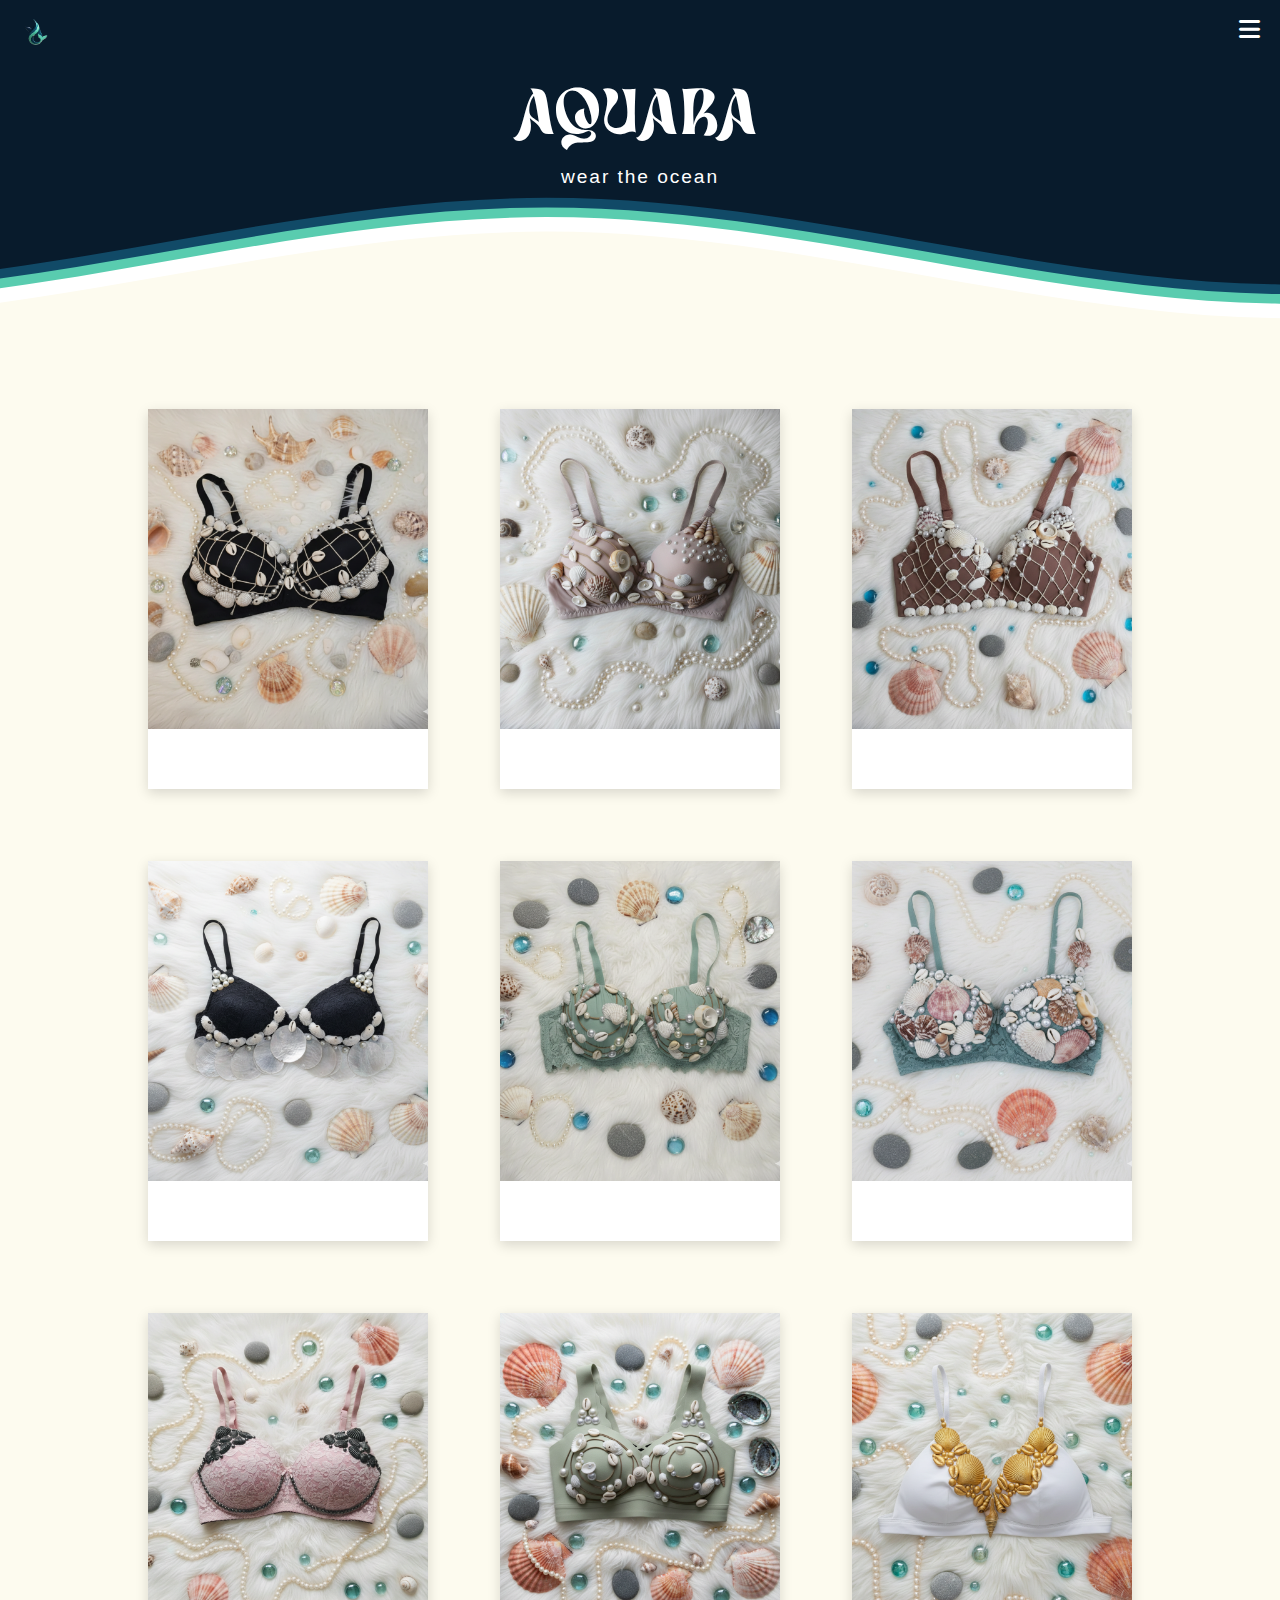
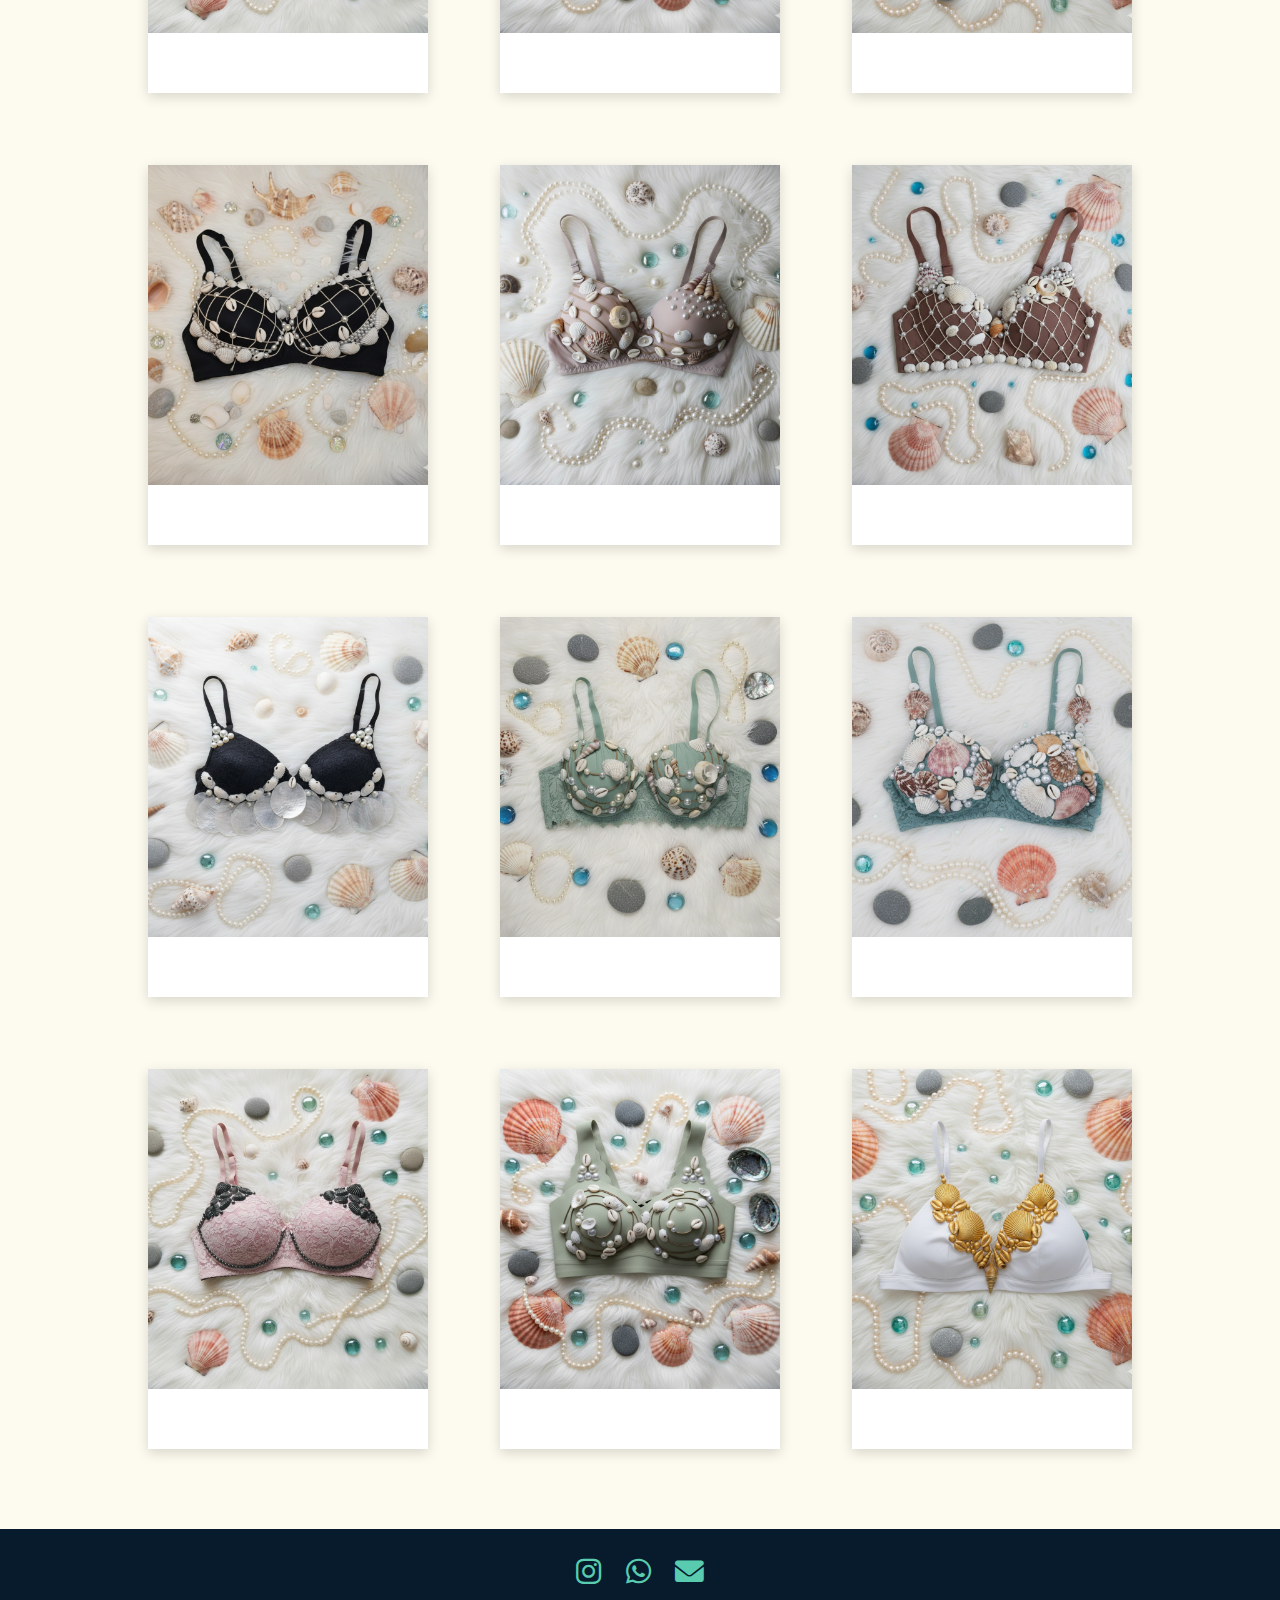
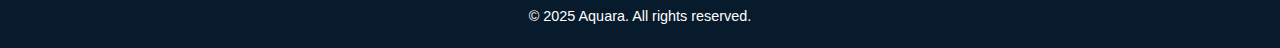
<file: index.html>
<!DOCTYPE html>
<html lang="en">

<head>
    <meta charset="UTF-8">
    <meta name="viewport" content="width=device-width, initial-scale=1.0">
    <title>Aquara</title>
    <link rel="stylesheet" href="assets/css/main.css">
    <link rel="stylesheet" href="https://cdnjs.cloudflare.com/ajax/libs/font-awesome/6.0.0/css/all.min.css">
    <link rel="icon" type="image/png" href="/assets/images/logo.png">
</head>

<body>

    <header id="main-header">
        <div class="logo">
            <a href="#">
                <img src="assets/images/logo.png" alt="Brand Logo">
            </a>
        </div>
        <button class="nav-toggle" aria-label="Open navigation menu">
            <i class="fas fa-bars"></i>
        </button>
    </header>

    <nav id="side-nav">
        <button class="close-btn">&times;</button>
        <ul>
            <li><a href="#">Shop</a></li>
            <li><a href="#">About</a></li>
            <li><a href="#">Contact</a></li>
        </ul>
    </nav>

    <div id="simple-waves">
        <div class="inner-header flex" style="background-color: #081B2C">
            <section id="welcome-banner">
                <div id="banner-content">
                    <h1>Aquara</h1>
                    <h5>wear the ocean</h5>
                </div>
            </section>
        </div>

        <div>
            <svg class="waves" style="transform:scaleY(-1);" xmlns="http://www.w3.org/2000/svg"
                xmlns:xlink="http://www.w3.org/1999/xlink" viewBox="0 24 150 28" preserveAspectRatio="none"
                shape-rendering="auto">
                <defs>
                    <path id="gentle-wave"
                        d="M-160 44c30 0 58-18 88-18s 58 18 88 18 58-18 88-18 58 18 88 18 v44h-352z" />
                </defs>
                <g class="parallax">
                    <use xlink:href="#gentle-wave" x="48" y="0" />
                    <use xlink:href="#gentle-wave" x="48" y="3" />
                    <use xlink:href="#gentle-wave" x="48" y="5" />
                    <use xlink:href="#gentle-wave" x="48" y="7" />
                </g>
            </svg>
        </div>
    </div>
    <main id="product-grid" class="container">
        <div class="product-card">
            <img src="assets/images/1.png" class="card-image" alt="Product Name">
            <div class="product-overlay">
            <button class="view-product-btn" aria-label="Buy Product">
                <i class="fas fa-shopping-cart"></i>
            </button>
        </div>
        </div>
        
        <div class="product-card">
            <img src="assets/images/2.png" class="card-image" alt="Product Name">
            <div class="product-overlay">
            <button class="view-product-btn" aria-label="Buy Product">
                <i class="fas fa-shopping-cart"></i>
            </button>
        </div>
        </div>
        <div class="product-card">
            <img src="assets/images/3.png" class="card-image" alt="Product Name">
            <div class="product-overlay">
            <button class="view-product-btn" aria-label="Buy Product">
                <i class="fas fa-shopping-cart"></i>
            </button>
        </div>
        </div>
        <div class="product-card">
            <img src="assets/images/4.png" class="card-image" alt="Product Card">
            <div class="product-overlay">
            <button class="view-product-btn" aria-label="Buy Product">
                <i class="fas fa-shopping-cart"></i>
            </button>
        </div>
        </div>
        <div class="product-card">
            <img src="assets/images/5.png" class="card-image" alt="Product Card">
            <div class="product-overlay">
            <button class="view-product-btn" aria-label="Buy Product">
                <i class="fas fa-shopping-cart"></i>
            </button>
        </div>
        </div>
        <div class="product-card">
            <img src="assets/images/6.png" class="card-image" alt="Product Card">
            <div class="product-overlay">
            <button class="view-product-btn" aria-label="Buy Product">
                <i class="fas fa-shopping-cart"></i>
            </button>
        </div>
        </div>
        <div class="product-card">
            <img src="assets/images/7.png" class="card-image" alt="Product Card">
            <div class="product-overlay">
            <button class="view-product-btn" aria-label="Buy Product">
                <i class="fas fa-shopping-cart"></i>
            </button>
        </div>
        </div>
        <div class="product-card">
            <img src="assets/images/8.png" class="card-image" alt="Product Card">
            <div class="product-overlay">
            <button class="view-product-btn" aria-label="Buy Product">
                <i class="fas fa-shopping-cart"></i>
            </button>
        </div>
        </div>
        <div class="product-card">
            <img src="assets/images/9.png" class="card-image" alt="Product Card">
            <div class="product-overlay">
            <button class="view-product-btn" aria-label="Buy Product">
                <i class="fas fa-shopping-cart"></i>
            </button>
        </div>
        </div>
        <div class="product-card">
            <img src="assets/images/1.png" class="card-image" alt="Product Name">
            <div class="product-overlay">
            <button class="view-product-btn" aria-label="Buy Product">
                <i class="fas fa-shopping-cart"></i>
            </button>
        </div>
        </div>
        
        <div class="product-card">
            <img src="assets/images/2.png" class="card-image" alt="Product Name">
            <div class="product-overlay">
            <button class="view-product-btn" aria-label="Buy Product">
                <i class="fas fa-shopping-cart"></i>
            </button>
        </div>
        </div>
        <div class="product-card">
            <img src="assets/images/3.png" class="card-image" alt="Product Name">
            <div class="product-overlay">
            <button class="view-product-btn" aria-label="Buy Product">
                <i class="fas fa-shopping-cart"></i>
            </button>
        </div>
        </div>
        <div class="product-card">
            <img src="assets/images/4.png" class="card-image" alt="Product Card">
            <div class="product-overlay">
            <button class="view-product-btn" aria-label="Buy Product">
                <i class="fas fa-shopping-cart"></i>
            </button>
        </div>
        </div>
        <div class="product-card">
            <img src="assets/images/5.png" class="card-image" alt="Product Card">
            <div class="product-overlay">
            <button class="view-product-btn" aria-label="Buy Product">
                <i class="fas fa-shopping-cart"></i>
            </button>
        </div>
        </div>
        <div class="product-card">
            <img src="assets/images/6.png" class="card-image" alt="Product Card">
            <div class="product-overlay">
            <button class="view-product-btn" aria-label="Buy Product">
                <i class="fas fa-shopping-cart"></i>
            </button>
        </div>
        </div>
        <div class="product-card">
            <img src="assets/images/7.png" class="card-image" alt="Product Card">
            <div class="product-overlay">
            <button class="view-product-btn" aria-label="Buy Product">
                <i class="fas fa-shopping-cart"></i>
            </button>
        </div>
        </div>
        <div class="product-card">
            <img src="assets/images/8.png" class="card-image" alt="Product Card">
            <div class="product-overlay">
            <button class="view-product-btn" aria-label="Buy Product">
                <i class="fas fa-shopping-cart"></i>
            </button>
        </div>
        </div>
        <div class="product-card">
            <img src="assets/images/9.png" class="card-image" alt="Product Card">
            <div class="product-overlay">
            <button class="view-product-btn" aria-label="Buy Product">
                <i class="fas fa-shopping-cart"></i>
            </button>
        </div>
        </div>
    </main>

    <footer id="main-footer">
        <div class="social-icons">
            <a href="https://www.instagram.com/aquara.wave" aria-label="Instagram"><i class="fab fa-instagram"></i></a>
            <a href="https://api.whatsapp.com/send/?phone=919819478847&text=Hello%2C+I+saw+your+product+selection+and+I%27d+like+to+know+more+about+your+collection.+Could+you+share+some+details%3F&type=phone_number&app_absent=0" aria-label="WhatsApp"><i class="fab fa-whatsapp"></i></a>
            <a href="aquarawave@gmail.com" aria-label="Email"><i class="fas fa-envelope"></i></a>
        </div>
        <p>&copy; 2025 Aquara. All rights reserved.</p>
    </footer>

    <script src="assets/js/main.js"></script>
</body>


</html>
</file>
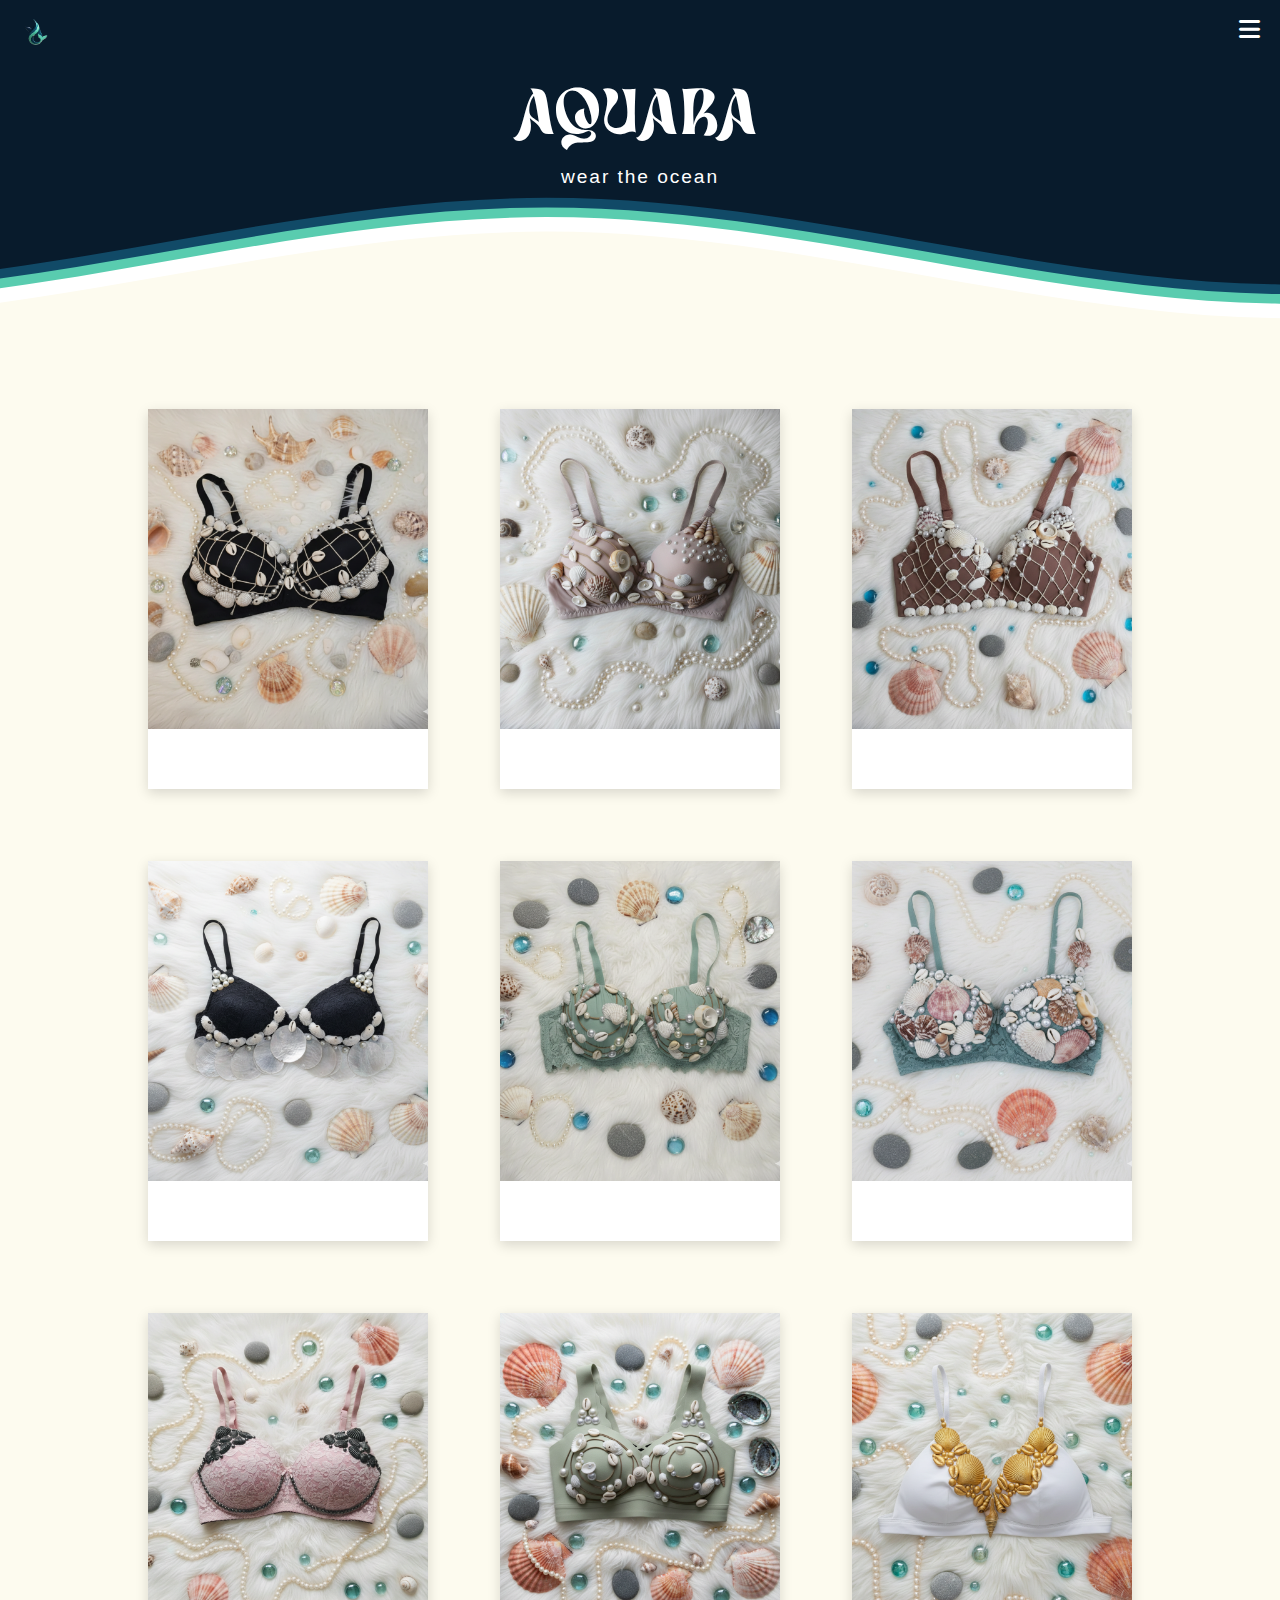
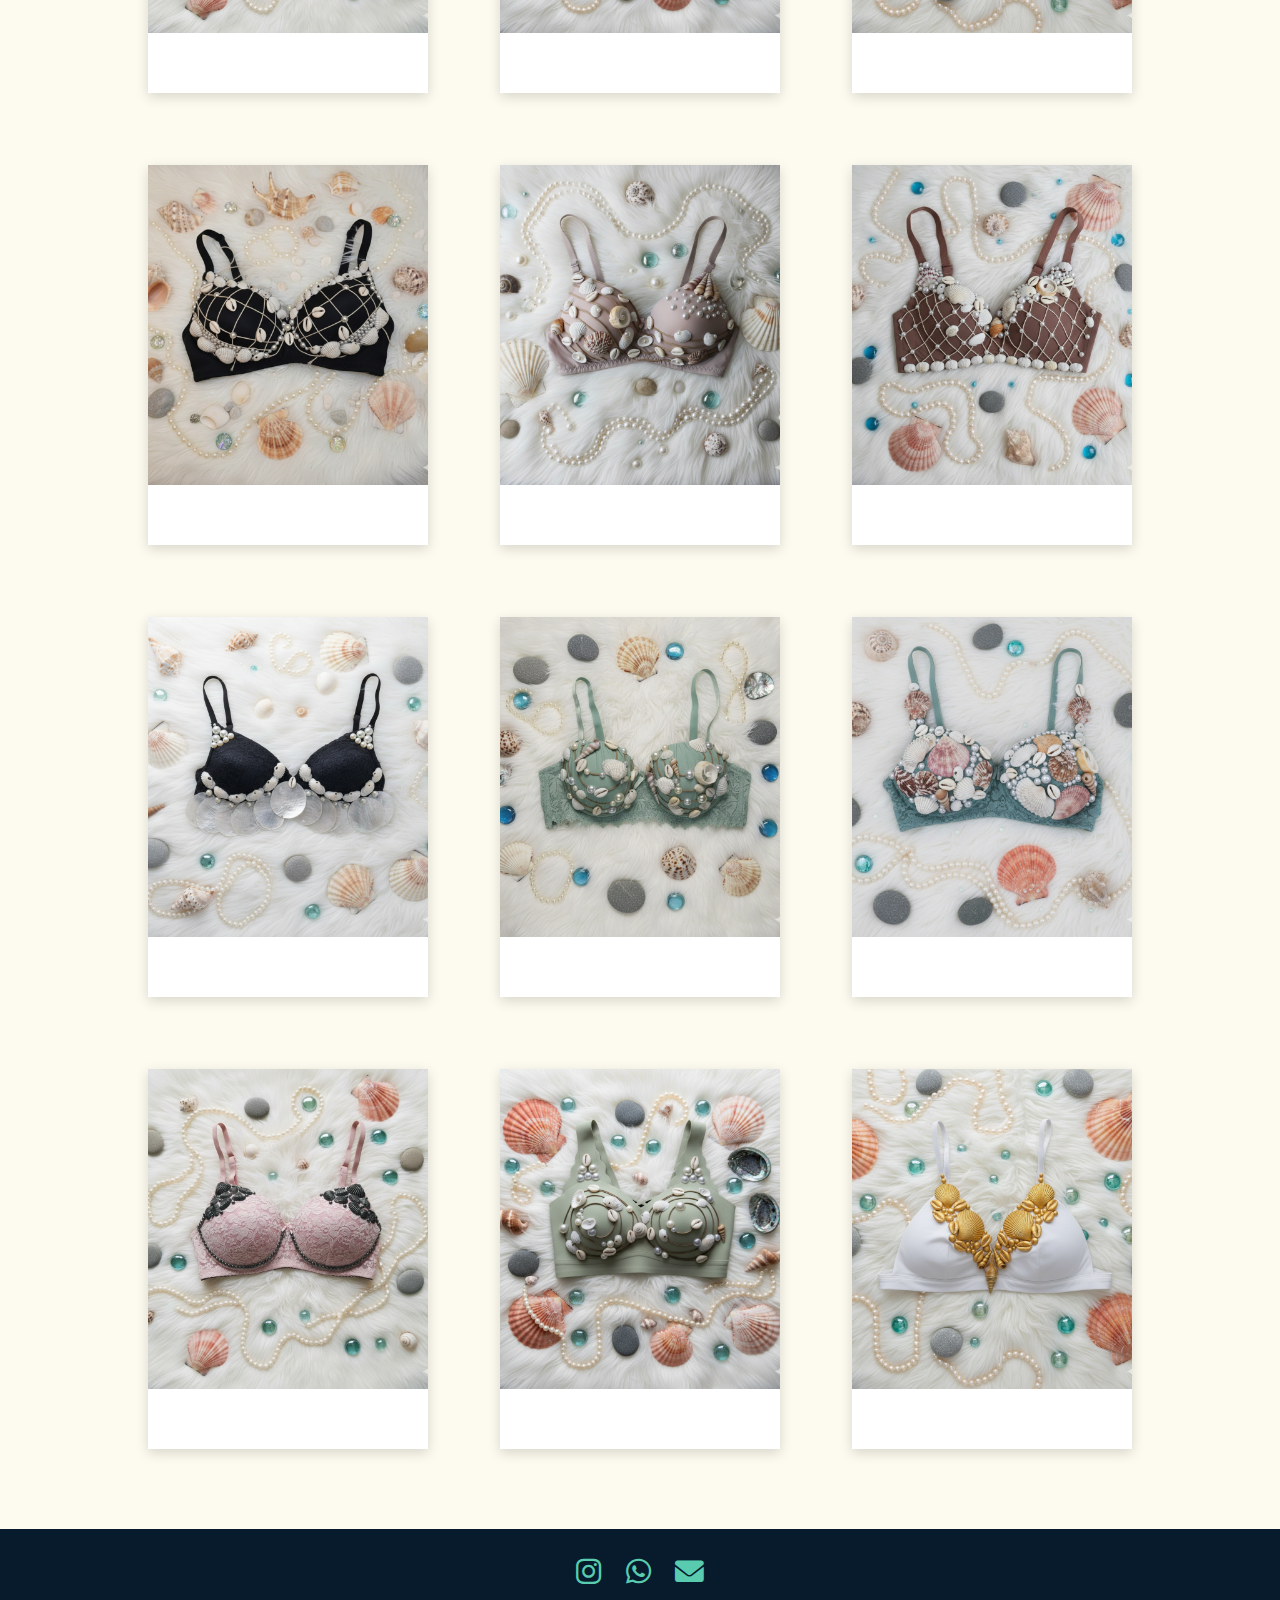
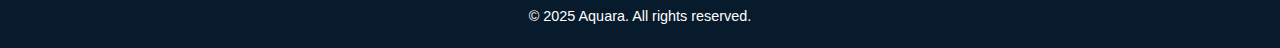
<file: home.html>
<!DOCTYPE html>
<html lang="en">

<head>
    <meta charset="UTF-8">
    <meta name="viewport" content="width=device-width, initial-scale=1.0">
    <title>Aquara</title>
    <link rel="stylesheet" href="assets/css/main.css">
    <link rel="stylesheet" href="https://cdnjs.cloudflare.com/ajax/libs/font-awesome/6.0.0/css/all.min.css">
    <link rel="icon" type="image/png" href="/assets/images/logo.png">
</head>

<body>

    <header id="main-header">
        <div class="logo">
            <a href="#">
                <img src="assets/images/logo.png" alt="Brand Logo">
            </a>
        </div>
        <button class="nav-toggle" aria-label="Open navigation menu">
            <i class="fas fa-bars"></i>
        </button>
    </header>

    <nav id="side-nav">
        <button class="close-btn">&times;</button>
        <ul>
            <li><a href="#">Shop</a></li>
            <li><a href="#">About</a></li>
            <li><a href="#">Contact</a></li>
        </ul>
    </nav>

    <div id="simple-waves">
        <div class="inner-header flex" style="background-color: #081B2C">
            <section id="welcome-banner">
                <div id="banner-content">
                    <h1>Aquara</h1>
                    <h5>wear the ocean</h5>
                </div>
            </section>
        </div>

        <div>
            <svg class="waves" style="transform:scaleY(-1);" xmlns="http://www.w3.org/2000/svg"
                xmlns:xlink="http://www.w3.org/1999/xlink" viewBox="0 24 150 28" preserveAspectRatio="none"
                shape-rendering="auto">
                <defs>
                    <path id="gentle-wave"
                        d="M-160 44c30 0 58-18 88-18s 58 18 88 18 58-18 88-18 58 18 88 18 v44h-352z" />
                </defs>
                <g class="parallax">
                    <use xlink:href="#gentle-wave" x="48" y="0" />
                    <use xlink:href="#gentle-wave" x="48" y="3" />
                    <use xlink:href="#gentle-wave" x="48" y="5" />
                    <use xlink:href="#gentle-wave" x="48" y="7" />
                </g>
            </svg>
        </div>
    </div>
    <main id="product-grid" class="container">
        <div class="product-card">
            <img src="assets/images/1.png" class="card-image" alt="Product Name">
            <div class="product-overlay">
            <button class="view-product-btn" aria-label="Buy Product">
                <i class="fas fa-shopping-cart"></i>
            </button>
        </div>
        </div>
        
        <div class="product-card">
            <img src="assets/images/2.png" class="card-image" alt="Product Name">
            <div class="product-overlay">
            <button class="view-product-btn" aria-label="Buy Product">
                <i class="fas fa-shopping-cart"></i>
            </button>
        </div>
        </div>
        <div class="product-card">
            <img src="assets/images/3.png" class="card-image" alt="Product Name">
            <div class="product-overlay">
            <button class="view-product-btn" aria-label="Buy Product">
                <i class="fas fa-shopping-cart"></i>
            </button>
        </div>
        </div>
        <div class="product-card">
            <img src="assets/images/4.png" class="card-image" alt="Product Card">
            <div class="product-overlay">
            <button class="view-product-btn" aria-label="Buy Product">
                <i class="fas fa-shopping-cart"></i>
            </button>
        </div>
        </div>
        <div class="product-card">
            <img src="assets/images/5.png" class="card-image" alt="Product Card">
            <div class="product-overlay">
            <button class="view-product-btn" aria-label="Buy Product">
                <i class="fas fa-shopping-cart"></i>
            </button>
        </div>
        </div>
        <div class="product-card">
            <img src="assets/images/6.png" class="card-image" alt="Product Card">
            <div class="product-overlay">
            <button class="view-product-btn" aria-label="Buy Product">
                <i class="fas fa-shopping-cart"></i>
            </button>
        </div>
        </div>
        <div class="product-card">
            <img src="assets/images/7.png" class="card-image" alt="Product Card">
            <div class="product-overlay">
            <button class="view-product-btn" aria-label="Buy Product">
                <i class="fas fa-shopping-cart"></i>
            </button>
        </div>
        </div>
        <div class="product-card">
            <img src="assets/images/8.png" class="card-image" alt="Product Card">
            <div class="product-overlay">
            <button class="view-product-btn" aria-label="Buy Product">
                <i class="fas fa-shopping-cart"></i>
            </button>
        </div>
        </div>
        <div class="product-card">
            <img src="assets/images/9.png" class="card-image" alt="Product Card">
            <div class="product-overlay">
            <button class="view-product-btn" aria-label="Buy Product">
                <i class="fas fa-shopping-cart"></i>
            </button>
        </div>
        </div>
        <div class="product-card">
            <img src="assets/images/1.png" class="card-image" alt="Product Name">
            <div class="product-overlay">
            <button class="view-product-btn" aria-label="Buy Product">
                <i class="fas fa-shopping-cart"></i>
            </button>
        </div>
        </div>
        
        <div class="product-card">
            <img src="assets/images/2.png" class="card-image" alt="Product Name">
            <div class="product-overlay">
            <button class="view-product-btn" aria-label="Buy Product">
                <i class="fas fa-shopping-cart"></i>
            </button>
        </div>
        </div>
        <div class="product-card">
            <img src="assets/images/3.png" class="card-image" alt="Product Name">
            <div class="product-overlay">
            <button class="view-product-btn" aria-label="Buy Product">
                <i class="fas fa-shopping-cart"></i>
            </button>
        </div>
        </div>
        <div class="product-card">
            <img src="assets/images/4.png" class="card-image" alt="Product Card">
            <div class="product-overlay">
            <button class="view-product-btn" aria-label="Buy Product">
                <i class="fas fa-shopping-cart"></i>
            </button>
        </div>
        </div>
        <div class="product-card">
            <img src="assets/images/5.png" class="card-image" alt="Product Card">
            <div class="product-overlay">
            <button class="view-product-btn" aria-label="Buy Product">
                <i class="fas fa-shopping-cart"></i>
            </button>
        </div>
        </div>
        <div class="product-card">
            <img src="assets/images/6.png" class="card-image" alt="Product Card">
            <div class="product-overlay">
            <button class="view-product-btn" aria-label="Buy Product">
                <i class="fas fa-shopping-cart"></i>
            </button>
        </div>
        </div>
        <div class="product-card">
            <img src="assets/images/7.png" class="card-image" alt="Product Card">
            <div class="product-overlay">
            <button class="view-product-btn" aria-label="Buy Product">
                <i class="fas fa-shopping-cart"></i>
            </button>
        </div>
        </div>
        <div class="product-card">
            <img src="assets/images/8.png" class="card-image" alt="Product Card">
            <div class="product-overlay">
            <button class="view-product-btn" aria-label="Buy Product">
                <i class="fas fa-shopping-cart"></i>
            </button>
        </div>
        </div>
        <div class="product-card">
            <img src="assets/images/9.png" class="card-image" alt="Product Card">
            <div class="product-overlay">
            <button class="view-product-btn" aria-label="Buy Product">
                <i class="fas fa-shopping-cart"></i>
            </button>
        </div>
        </div>
    </main>

    <footer id="main-footer">
        <div class="social-icons">
            <a href="#" aria-label="Instagram"><i class="fab fa-instagram"></i></a>
            <a href="#" aria-label="WhatsApp"><i class="fab fa-whatsapp"></i></a>
            <a href="#" aria-label="Email"><i class="fas fa-envelope"></i></a>
        </div>
        <p>&copy; 2025 Aquara. All rights reserved.</p>
    </footer>

    <script src="assets/js/main.js"></script>
</body>


</html>
</file>
<file: assets/css/main.css>
@font-face {
    font-family: 'Lostar';
    src: url('../fonts/Lostar.ttf') format('truetype');
    font-weight: normal;
    font-style: normal;
    font-display: swap;
}

/* --- Base and Reset Styles --- */
* {
    box-sizing: border-box;
    margin: 0;
    padding: 0;
}

body {
    font-family: Arial, sans-serif;
    line-height: 1.6;
    background-color: #FDFBEF;
    color: #333;
}

.container {
    max-width: 1200px;
    margin: 0 auto;
    padding: 0 15px;
}

/* --- 1. Header and Navigation --- */
#main-header {
    background: #081B2C;
    color: white;
    padding: 10px 15px;
    display: flex;
    justify-content: space-between;
    align-items: center;
    z-index: 1000;
    box-shadow: 0 2px 4px rgba(0, 0, 0, 0.1);
}

.logo a img {
    height: 40px;
    width: auto;
    display: block;
}

.nav-toggle {
    background: #081B2C;
    border: none;
    color: white;
    font-size: 1.5em;
    cursor: pointer;
    padding: 5px;
}

/* Side Navigation Menu */
#side-nav {
    height: 100%;
    width: 0;
    position: fixed;
    z-index: 2000;
    top: 0;
    right: 0;
    background-color: #59CCAF;
    overflow-x: hidden;
    transition: 0.5s;
    padding-top: 60px;
}

#side-nav.open {
    width: 250px;
}

@media (min-width: 768px) {
    #side-nav.open {
        width: 300px;
    }
}

#side-nav ul {
    list-style: none;
}

#side-nav a {
    color: white;
    padding: 8px 8px 8px 32px;
    text-decoration: none;
    font-size: 20px;
    display: block;
    transition: 0.3s;
}

#side-nav a:hover {
    color: #114A67;
}

.close-btn {
    position: absolute;
    top: 0;
    right: 25px;
    font-size: 36px;
    margin-left: 50px;
    color: white;
    background: none;
    border: none;
    cursor: pointer;
}

/* --- 2. Welcome Banner (Wave Section) --- */
#simple-waves {
    background: #FDFBEF;
}

#simple-waves .inner-header {
    height: 65vh;
    width: 100%;
    margin: 0;
    padding: 0;
}

#simple-waves .flex {
    display: flex;
    flex-direction: column;
    justify-content: center;
    align-items: center;
    text-align: center;
    height: 100%;
}

#simple-waves h5 {
    color: white;
    font-family: Calibri, sans-serif;
    letter-spacing: 0.1em;
    font-size: 1.2em;
    margin-top: 0px;
    font-weight: lighter;
}

#simple-waves h1 {
    font-family: 'Lostar', Arial, sans-serif;
    font-size: 4em;
    letter-spacing: 0.05em;
    font-weight: lighter;
    margin: 0;
    color: white;
}

/* Waves Styling */
#simple-waves .waves {
    position: relative;
    width: 100%;
    height: 15vh;
    min-height: 100px;
    max-height: 150px;
    margin-bottom: -7px;
}

#simple-waves .waves use:nth-child(1) {
    fill: #ffffff;
}
#simple-waves .waves use:nth-child(2) {
    fill: #59CCAF;
}
#simple-waves .waves use:nth-child(3) {
    fill: #114A67;
}
#simple-waves .waves use:nth-child(4) {
    fill: #081B2C;
}

#simple-waves .parallax > use {
    animation: move-forever 25s cubic-bezier(.55,.5,.45,.5) infinite;
}
#simple-waves .parallax > use:nth-child(1) {
    animation-delay: -2s;
    animation-duration: 7s;
}
#simple-waves .parallax > use:nth-child(2) {
    animation-delay: -3s;
    animation-duration: 10s;
}
#simple-waves .parallax > use:nth-child(3) {
    animation-delay: -4s;
    animation-duration: 13s;
}
#simple-waves .parallax > use:nth-child(4) {
    animation-delay: -5s;
    animation-duration: 20s;
}
@keyframes move-forever {
    0% { transform: translate3d(-90px,0,0); }
    100% { transform: translate3d(85px,0,0); }
}

@media (max-width: 768px) {
    #simple-waves .waves {
        height: 40px;
        min-height: 40px;
    }
    #simple-waves h1 {
        font-size: 2.5em;
    }
}

/* -------------------------------------- */
/* --- 3. Product Grid (Main Section) --- */
/* -------------------------------------- */
#product-grid {
    /* UPDATED: Default column count increased to 4 */
    display: grid;
    grid-template-columns: 1fr 1fr 1fr 1fr; 
    gap: 4.5em; /* Maintained the previously increased gap */
    
    /* Centering the grid within the container */
    justify-content: center;
    
    /* Maintain spacing */
    margin: 5em auto;
    width: max-content; 
}

.product-card {
    /* Base for the vertically long rectangle shape */
    background: white; 
    position: relative;
    
    /* Set height to make it vertically long */
    height: 380px; 
    width: 280px; 

    
    border-radius: 0;
    display: block; 
    text-align: center;

    box-shadow: 0 4px 12px rgba(0, 0, 0, 0.15); 
    overflow: hidden;
    transition: transform 0.2s, box-shadow 0.3s ease;
}

/* --- Overlay Container for the Button (HTML: .product-overlay) --- */
.product-card .product-overlay {
    position: absolute;
    top: 0;
    left: 0;
    width: 100%;
    height: calc(100% - 60px); 
    z-index: 3; 
    
    display: flex;
    justify-content: center;
    align-items: center;
    
    opacity: 0; 
    transition: opacity 0.3s ease;
}

.product-card:hover .product-overlay {
    opacity: 1; 
}


/* --- Capsule Button Style (HTML: .view-product-btn) --- */
.view-product-btn {
    background-color: white;
    color: #081B2C; 
    border: none;
    border-radius: 50px; 
    
    width: 60px;
    height: 60px;
    font-size: 1.4em; 
    
    cursor: pointer;
    display: flex;
    justify-content: center;
    align-items: center;
    
    transform: scale(0.9);
    transition: transform 0.3s ease;
}

.view-product-btn:hover {
    transform: scale(1.1); 
    box-shadow: 0 4px 8px rgba(0, 0, 0, 0.2);
}

/* --- Radial Darkening Overlay on Hover --- */

/* 1. Create the Overlay Pseudo-element */
.product-card::before {
    content: '';
    position: absolute;
    
    top: 0;
    left: 0;
    width: 100%;
    height: calc(100% - 60px); 
    
    z-index: 2; 
    background: rgba(0, 0, 0, 0.25); 
    opacity: 0; 
    
    clip-path: circle(0% at 0% 0%); 
    transition: opacity 0.4s ease, clip-path 0.5s ease-out; 
}

/* 2. Activate the Overlay on Hover */
.product-card:hover::before {
    opacity: 1; 
    clip-path: circle(150% at 0% 0%); 
}

/* --- Image Placement --- */
.product-card .card-image {
    width: 100%;
    height: calc(100% - 60px); 
    object-fit: cover;
    display: block;
    position: static; 
    
    z-index: 1; 
    border-radius: 0;
    transition: transform 0.2s; 
}

/* --- Hover Effects --- */
.product-card:hover {
    transform: translateY(0); 
    transition: transform 0.2s, box-shadow 0.3s ease;

    box-shadow: 0 6px 15px rgba(0, 0, 0, 0.25); 
}

/* -------------------------------------- */
/* --- MEDIA QUERIES for Responsive Grid --- */
/* -------------------------------------- */

/* Default is 4 columns */

@media screen and (max-width: 1285px) {
    #product-grid {
        /* UPDATED: Increased to 3 columns (was 2) */
        grid-template-columns: 1fr 1fr 1fr;
    }
}

@media screen and (max-width: 900px) {
    #product-grid {
        /* UPDATED: Increased to 2 columns (was 1) */
        grid-template-columns: 1fr 1fr;
        /* Ensure 2-column layout centers cards */
        justify-content: center;
    }
}

@media screen and (max-width: 500px) {
    /* Smallest screens should now show 1 column */
    #product-grid {
        grid-template-columns: 1fr; /* 1 column */
        padding: 0 2rem;
        justify-content: center;
    }
}

/* --- 4. Footer --- */
#main-footer {
    background: #081B2C;
    color: white;
    text-align: center;
    padding: 20px 0;
    margin-top: 30px;
}

.social-icons {
    margin-bottom: 10px;
}

.social-icons a {
    color: #59CCAF;
    font-size: 1.8em;
    margin: 0 10px;
    transition: color 0.3s;
}

.social-icons a:hover {
    color: white;
}

#main-footer p {
    font-size: 0.9em;
}
</file>
